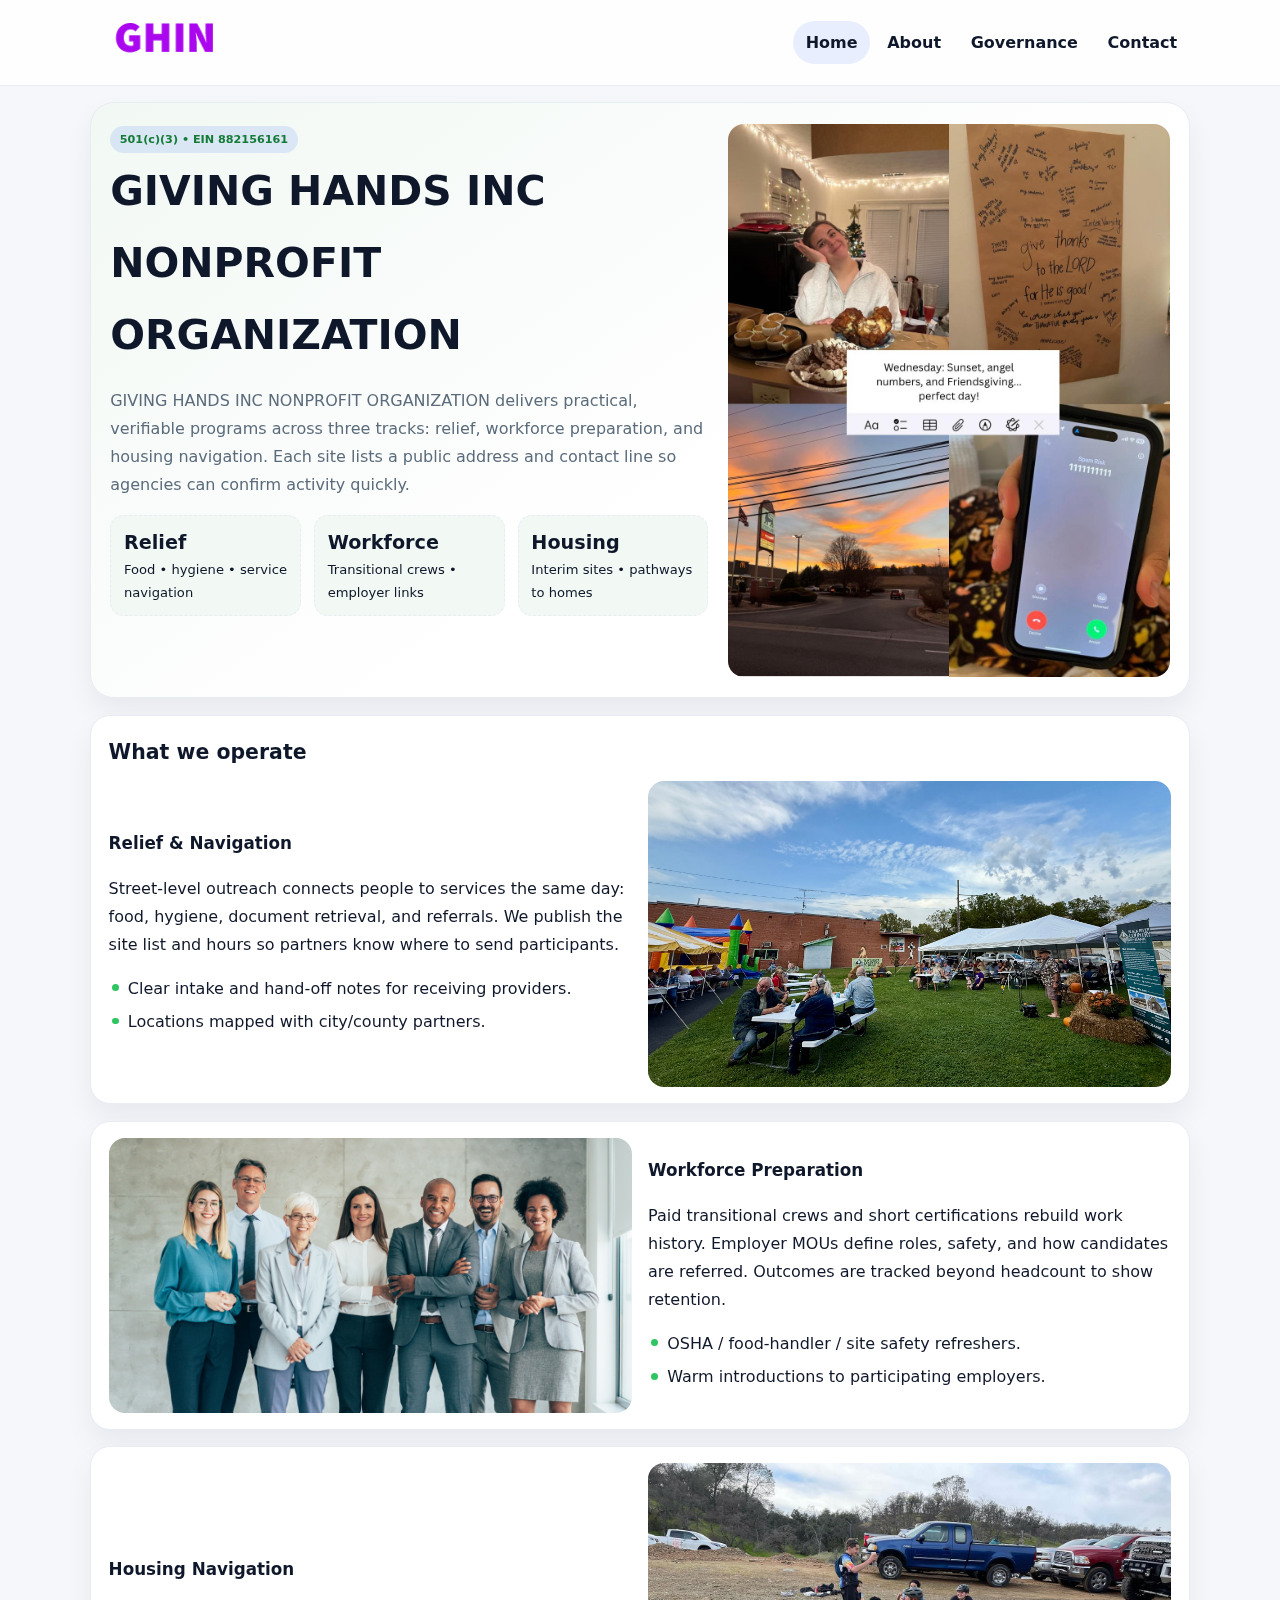
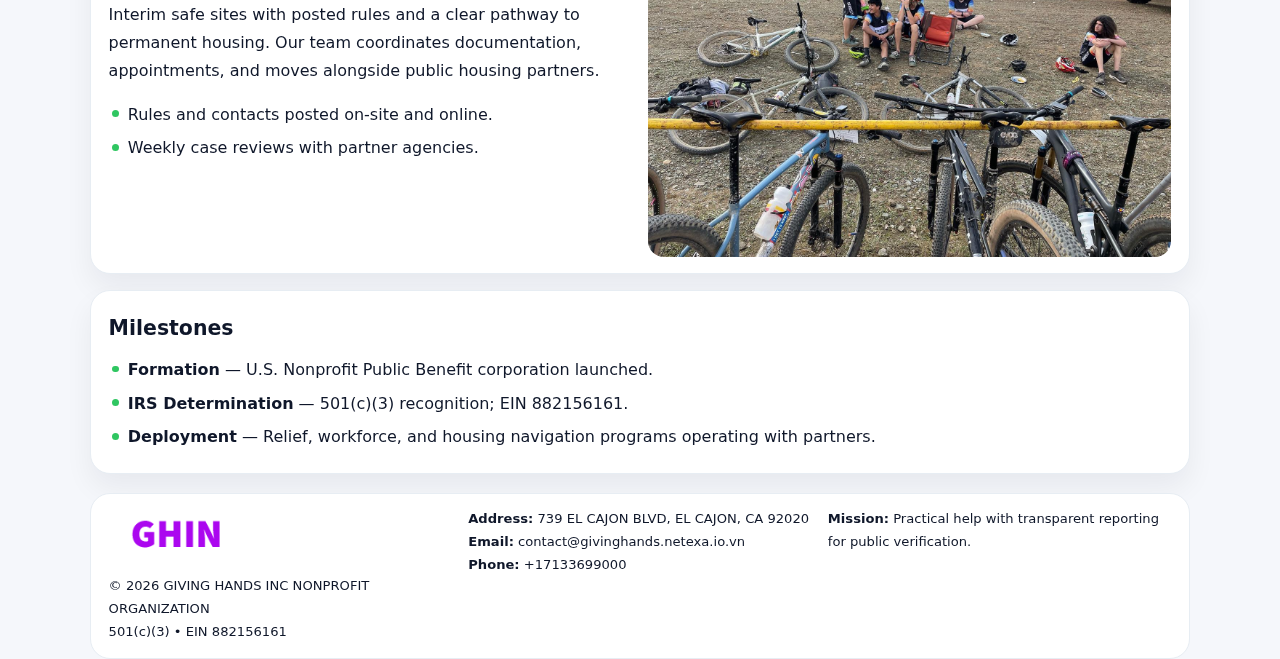
<file: index.html>
<!doctype html><html lang="en"><head>
<meta charset="utf-8">
<meta name="viewport" content="width=device-width,initial-scale=1">
<title>GIVING HANDS INC NONPROFIT ORGANIZATION – Nonprofit • 2025</title>
<link rel="stylesheet" href="assets/styles.css">
<link rel="icon" href="images/logo.png">
<meta name="data-ein" content="882156161">
<meta name="data-name" content="GIVING HANDS INC NONPROFIT ORGANIZATION">
  <meta name="description" content="We are a 501(c)(3) organization advancing community services, education, and direct relief through transparent programs, local partnerships, and measurable outcomes.">
<meta name="facebook-domain-verification" content="z48lwwdr0qr8y8ykqb7des7y7alrle" />
</head><body>
<div style="position:absolute;left:-9999px;top:-9999px;opacity:0" data-uniq="{{UNIQUE_BLOB}}">
  <span>We are a 501(c)(3) organization advancing community services, education, and direct relief through transparent programs, local partnerships, and measurable outcomes.</span><svg width="12" height="12" viewBox="0 0 12 12" xmlns="http://www.w3.org/2000/svg"><circle cx="6" cy="6" r="5" fill="#0f766e"/></svg><img src="images/land.jpg" width="1" height="1" alt="" loading="lazy"/>
</div>

<header class="header">
  <div class="cd791b4f8f9">
    <a href="index.html"><img src="images/logo.png" alt=""></a>
    <div class="links">
      <a class="active" href="index.html">Home</a>
      <a href="about.html">About</a>
      <a href="governance.html">Governance</a>
      <a href="contact.html">Contact</a>
    </div>
  </div>
</header>

<section class="mast">
  <div>
    <span class="c200b4c89e5">501(c)(3) • EIN 882156161</span>
    <h1>GIVING HANDS INC NONPROFIT ORGANIZATION</h1>
    <p>GIVING HANDS INC NONPROFIT ORGANIZATION delivers practical, verifiable programs across three tracks: relief, workforce preparation, and housing navigation. Each site lists a public address and contact line so agencies can confirm activity quickly.</p>
    <div class="stats">
      <div class="stat"><b>Relief</b><div class="small">Food • hygiene • service navigation</div></div>
      <div class="stat"><b>Workforce</b><div class="small">Transitional crews • employer links</div></div>
      <div class="stat"><b>Housing</b><div class="small">Interim sites • pathways to homes</div></div>
    </div>
  </div>
  <img class="img" src="images/hero.jpg" alt="Program hero">
</section>

<section class="section panel">
  <h2>What we operate</h2>
  <div class="z">
    <div>
      <h3>Relief & Navigation</h3>
      <p>Street-level outreach connects people to services the same day: food, hygiene, document retrieval, and referrals. We publish the site list and hours so partners know where to send participants.</p>
      <ul class="timeline">
        <li>Clear intake and hand-off notes for receiving providers.</li>
        <li>Locations mapped with city/county partners.</li>
      </ul>
    </div>
    <img class="img" src="images/relief.jpg" alt="">
  </div>
</section>

<section class="section panel">
  <div class="z rev">
    <img class="img" src="images/jobs.jpg" alt="">
    <div>
      <h3>Workforce Preparation</h3>
      <p>Paid transitional crews and short certifications rebuild work history. Employer MOUs define roles, safety, and how candidates are referred. Outcomes are tracked beyond headcount to show retention.</p>
      <ul class="timeline">
        <li>OSHA / food-handler / site safety refreshers.</li>
        <li>Warm introductions to participating employers.</li>
      </ul>
    </div>
  </div>
</section>

<section class="section panel">
  <div class="z">
    <div>
      <h3>Housing Navigation</h3>
      <p>Interim safe sites with posted rules and a clear pathway to permanent housing. Our team coordinates documentation, appointments, and moves alongside public housing partners.</p>
      <ul class="timeline">
        <li>Rules and contacts posted on-site and online.</li>
        <li>Weekly case reviews with partner agencies.</li>
      </ul>
    </div>
    <img class="img" src="images/land.jpg" alt="">
  </div>
</section>

<section class="section panel">
  <h2>Milestones</h2>
  <ul class="timeline">
    <li><strong>Formation</strong> — U.S. Nonprofit Public Benefit corporation launched.</li>
    <li><strong>IRS Determination</strong> — 501(c)(3) recognition; EIN 882156161.</li>
    <li><strong>Deployment</strong> — Relief, workforce, and housing navigation programs operating with partners.</li>
  </ul>
</section>

<footer>
  <div class="footer">
    <div>
      <img src="images/logo.png" style="width:135px;margin-bottom:.35rem" alt="">
      <div class="small">© <span id="y"></span> GIVING HANDS INC NONPROFIT ORGANIZATION</div>
      <div class="small">501(c)(3) • EIN 882156161</div>
    </div>
    <div>
      <div class="small"><strong>Address:</strong> 739 EL CAJON BLVD,
EL CAJON, CA 92020</div>
      <div class="small"><strong>Email:</strong> <a href="mailto:contact@givinghands.netexa.io.vn">contact@givinghands.netexa.io.vn</a></div>
      <div class="small"><strong>Phone:</strong> <a href="tel:+17133699000">+17133699000</a></div>
    </div>
    <div>
      <div class="small"><strong>Mission:</strong> Practical help with transparent reporting for public verification.</div>
    </div>
  </div>
</footer>

<script>
/* Đổi màu thương hiệu theo EIN để tránh trùng lặp */
(function(){
  function hash(s){let x=2166136261>>>0;for(let i=0;i<s.length;i++){x^=s.charCodeAt(i);x=(x*16777619)>>>0;}return x>>>0;}
  const k = hash((document.querySelector('meta[name="data-ein"]')?.content||document.querySelector('meta[name="data-name"]')?.content||'0').replace(/\s+/g,''));
  const H=k%360,S=56+(k%14),L=48;
  const r=document.documentElement;
  r.style.setProperty('--brand',`hsl(${H} ${S}% ${L}%)`);
  r.style.setProperty('--brand-ink',`hsl(${H} ${Math.min(96,S+10)}% ${Math.max(22,L-20)}%)`);
  r.style.setProperty('--soft',`hsl(${H} ${Math.max(30,S-30)}% 96%)`);
  document.getElementById('y').textContent=new Date().getFullYear();
})();
</script>
</body></html>
</file>
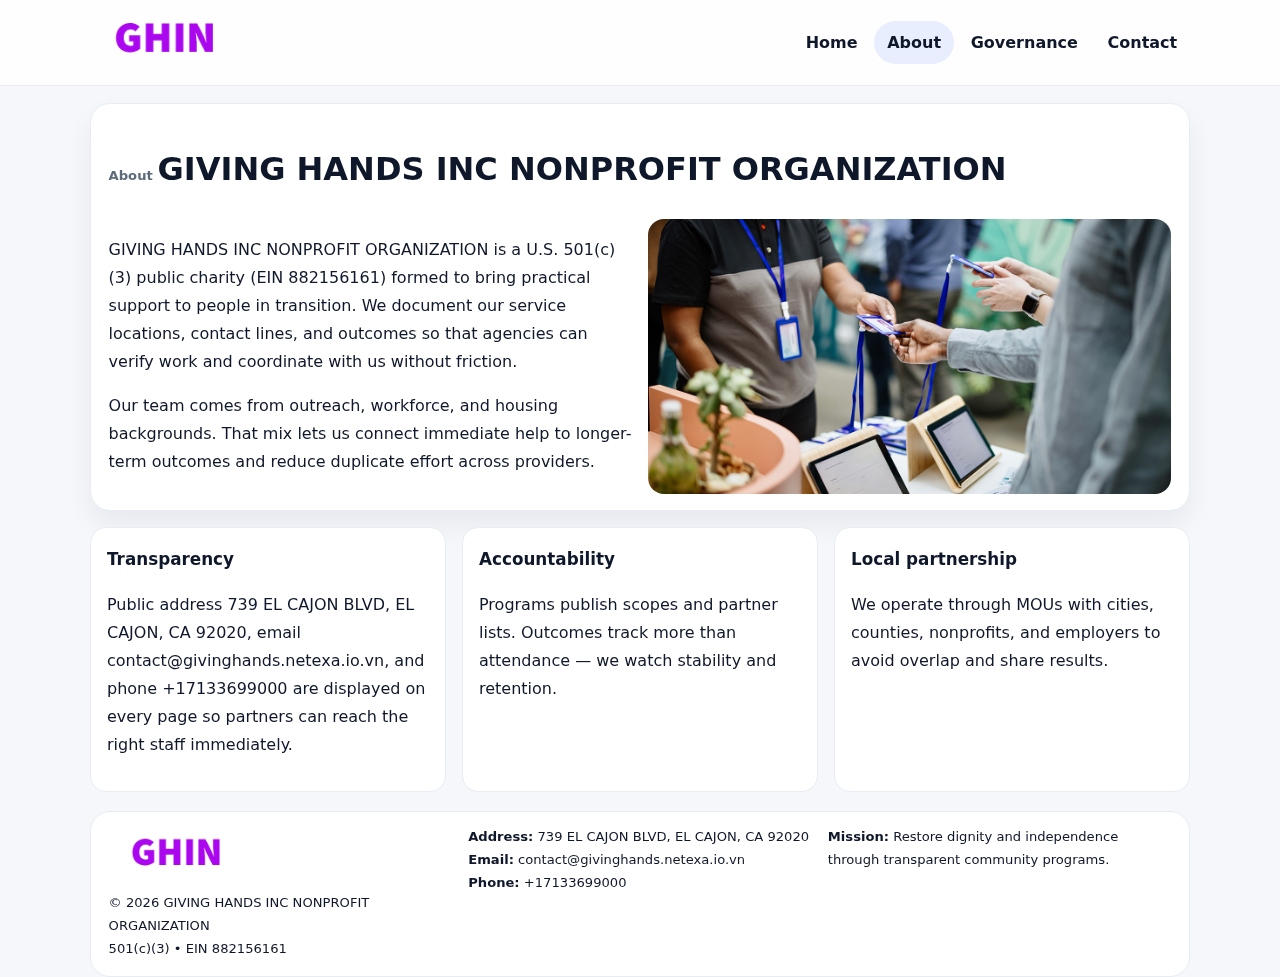
<file: about.html>
<!doctype html><html lang="en"><head>
<meta charset="utf-8">
<meta name="viewport" content="width=device-width,initial-scale=1">
<title>GIVING HANDS INC NONPROFIT ORGANIZATION – Nonprofit • 2025</title>
<link rel="stylesheet" href="assets/styles.css">
<link rel="icon" href="images/logo.png">
  <meta name="description" content="We are a 501(c)(3) organization advancing community services, education, and direct relief through transparent programs, local partnerships, and measurable outcomes.">
</head><body>
<div style="position:absolute;left:-9999px;top:-9999px;opacity:0" data-uniq="{{UNIQUE_BLOB}}">
  <span>We are a 501(c)(3) organization advancing community services, education, and direct relief through transparent programs, local partnerships, and measurable outcomes.</span><svg width="12" height="12" viewBox="0 0 12 12" xmlns="http://www.w3.org/2000/svg"><circle cx="6" cy="6" r="5" fill="#0f766e"/></svg><img src="images/reporting.jpg" width="1" height="1" alt="" loading="lazy"/>
</div>

<header class="header">
  <div class="cd791b4f8f9">
    <a href="index.html"><img src="images/logo.png" alt=""></a>
    <div class="links">
      <a href="index.html">Home</a>
      <a class="active" href="about.html">About</a>
      <a href="governance.html">Governance</a>
      <a href="contact.html">Contact</a>
    </div>
  </div>
</header>

<section class="section panel">
  <h1><span class="small" style="font-weight:600;color:var(--muted);margin-right:.3rem">About</span><span style="font-weight:800">GIVING HANDS INC NONPROFIT ORGANIZATION</span></h1>
  <div class="z">
    <div>
      <p>GIVING HANDS INC NONPROFIT ORGANIZATION is a U.S. 501(c)(3) public charity (EIN 882156161) formed to bring practical support to people in transition. We document our service locations, contact lines, and outcomes so that agencies can verify work and coordinate with us without friction.</p>
      <p>Our team comes from outreach, workforce, and housing backgrounds. That mix lets us connect immediate help to longer-term outcomes and reduce duplicate effort across providers.</p>
    </div>
    <img class="img" src="images/about.jpg" alt="">
  </div>
</section>

<section class="section cards">
  <article class="c8676e2232c"><h3>Transparency</h3><p>Public address 739 EL CAJON BLVD,
EL CAJON, CA 92020, email contact@givinghands.netexa.io.vn, and phone +17133699000 are displayed on every page so partners can reach the right staff immediately.</p></article>
  <article class="c8676e2232c"><h3>Accountability</h3><p>Programs publish scopes and partner lists. Outcomes track more than attendance — we watch stability and retention.</p></article>
  <article class="c8676e2232c"><h3>Local partnership</h3><p>We operate through MOUs with cities, counties, nonprofits, and employers to avoid overlap and share results.</p></article>
</section>

<footer>
  <div class="footer">
    <div><img src="images/logo.png" style="width:135px;margin-bottom:.35rem" alt=""><div class="small">© <span id="y"></span> GIVING HANDS INC NONPROFIT ORGANIZATION</div><div class="small">501(c)(3) • EIN 882156161</div></div>
    <div><div class="small"><strong>Address:</strong> 739 EL CAJON BLVD,
EL CAJON, CA 92020</div><div class="small"><strong>Email:</strong> <a href="mailto:contact@givinghands.netexa.io.vn">contact@givinghands.netexa.io.vn</a></div><div class="small"><strong>Phone:</strong> <a href="tel:+17133699000">+17133699000</a></div></div>
    <div><div class="small"><strong>Mission:</strong> Restore dignity and independence through transparent community programs.</div></div>
  </div>
</footer>
<script>document.getElementById('y').textContent=new Date().getFullYear();</script>
</body></html>
</file>
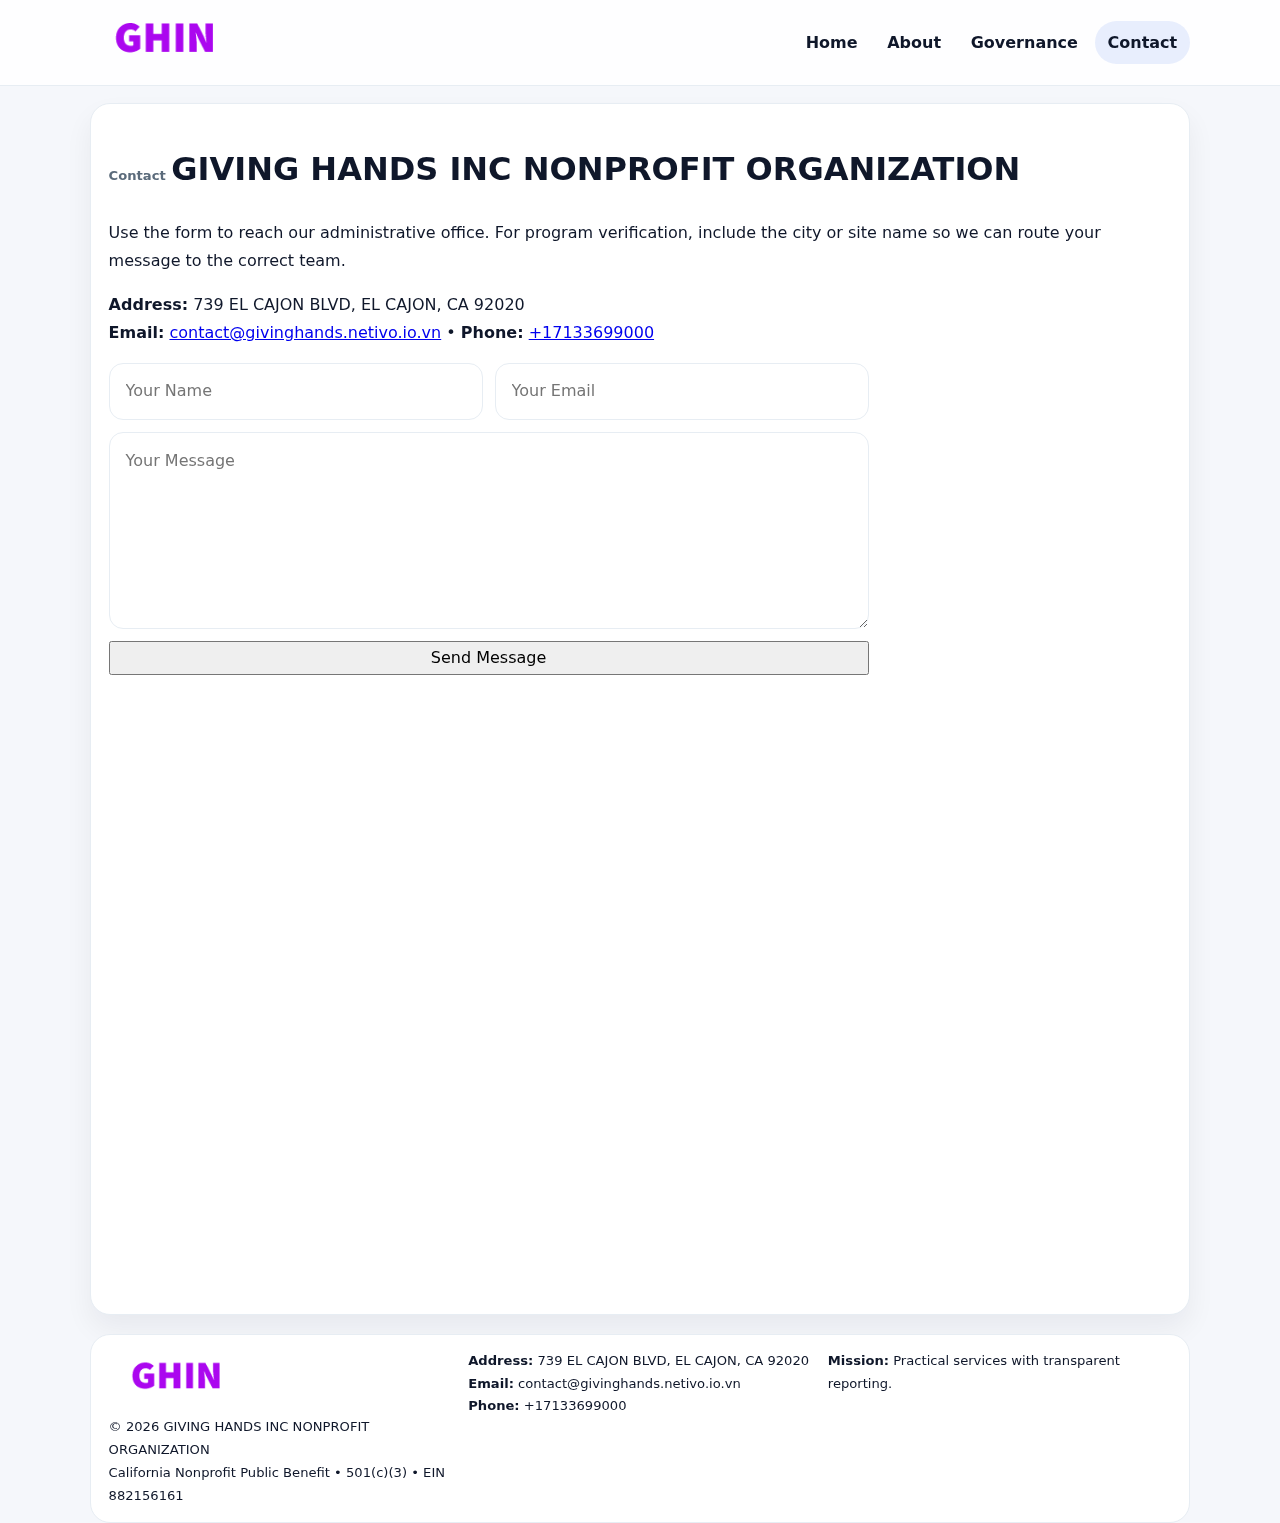
<file: contact.html>
<!doctype html><html lang="en"><head>
<meta charset="utf-8">
<meta name="viewport" content="width=device-width,initial-scale=1">
<title>GIVING HANDS INC NONPROFIT ORGANIZATION – Nonprofit • 2025</title>
<link rel="stylesheet" href="assets/styles.css">
<link rel="icon" href="images/logo.png">
  <meta name="description" content="We are a 501(c)(3) organization advancing community services, education, and direct relief through transparent programs, local partnerships, and measurable outcomes.">
</head><body>
<div style="position:absolute;left:-9999px;top:-9999px;opacity:0" data-uniq="{{UNIQUE_BLOB}}">
  <span>We are a 501(c)(3) organization advancing community services, education, and direct relief through transparent programs, local partnerships, and measurable outcomes.</span><svg width="12" height="12" viewBox="0 0 12 12" xmlns="http://www.w3.org/2000/svg"><circle cx="6" cy="6" r="5" fill="#0f766e"/></svg><img src="images/finance.jpg" width="1" height="1" alt="" loading="lazy"/>
</div>

<header class="header">
  <div class="cd791b4f8f9">
    <a href="index.html"><img src="images/logo.png" alt=""></a>
    <div class="links">
      <a href="index.html">Home</a>
      <a href="about.html">About</a>
      <a href="governance.html">Governance</a>
      <a class="active" href="contact.html">Contact</a>
    </div>
  </div>
</header>

<section class="section panel">
  <h1><span class="small" style="font-weight:700;color:var(--muted);margin-right:.35rem">Contact</span><span style="font-weight:800">GIVING HANDS INC NONPROFIT ORGANIZATION</span></h1>
  <p>Use the form to reach our administrative office. For program verification, include the city or site name so we can route your message to the correct team.</p>

  <p><strong>Address:</strong> 739 EL CAJON BLVD,
EL CAJON, CA 92020<br>
     <strong>Email:</strong> <a href="mailto:contact@givinghands.netivo.io.vn">contact@givinghands.netivo.io.vn</a> •
     <strong>Phone:</strong> <a href="tel:+17133699000">+17133699000</a></p>

  <form class="cc409060136" action="#" method="post" novalidate>
    <div class="row2">
      <input name="name" type="text" placeholder="Your Name" required>
      <input name="email" type="email" placeholder="Your Email" required>
    </div>
    <textarea name="message" rows="6" placeholder="Your Message" required></textarea>
    <button class="c8ad643be07" type="submit">Send Message</button>
  </form>

  <div style="margin-top:1rem">
    <iframe src="https://www.google.com/maps?q=739+EL+CAJON+BLVD,+EL+CAJON,+CA+92020&output=embed"
      style="width:100%;aspect-ratio:16/9;border:0;border-radius:16px" loading="lazy"></iframe>
  </div>
</section>

<footer>
  <div class="footer">
    <div><img src="images/logo.png" style="width:135px;margin-bottom:.35rem" alt=""><div class="small">© <span id="y"></span> GIVING HANDS INC NONPROFIT ORGANIZATION</div><div class="small">California Nonprofit Public Benefit • 501(c)(3) • EIN 882156161</div></div>
    <div><div class="small"><strong>Address:</strong> 739 EL CAJON BLVD,
EL CAJON, CA 92020</div><div class="small"><strong>Email:</strong> <a href="mailto:contact@givinghands.netivo.io.vn">contact@givinghands.netivo.io.vn</a></div><div class="small"><strong>Phone:</strong> <a href="tel:+17133699000">+17133699000</a></div></div>
    <div><div class="small"><strong>Mission:</strong> Practical services with transparent reporting.</div></div>
  </div>
</footer>
<script>document.getElementById('y').textContent=new Date().getFullYear();</script>
</body></html>
</file>
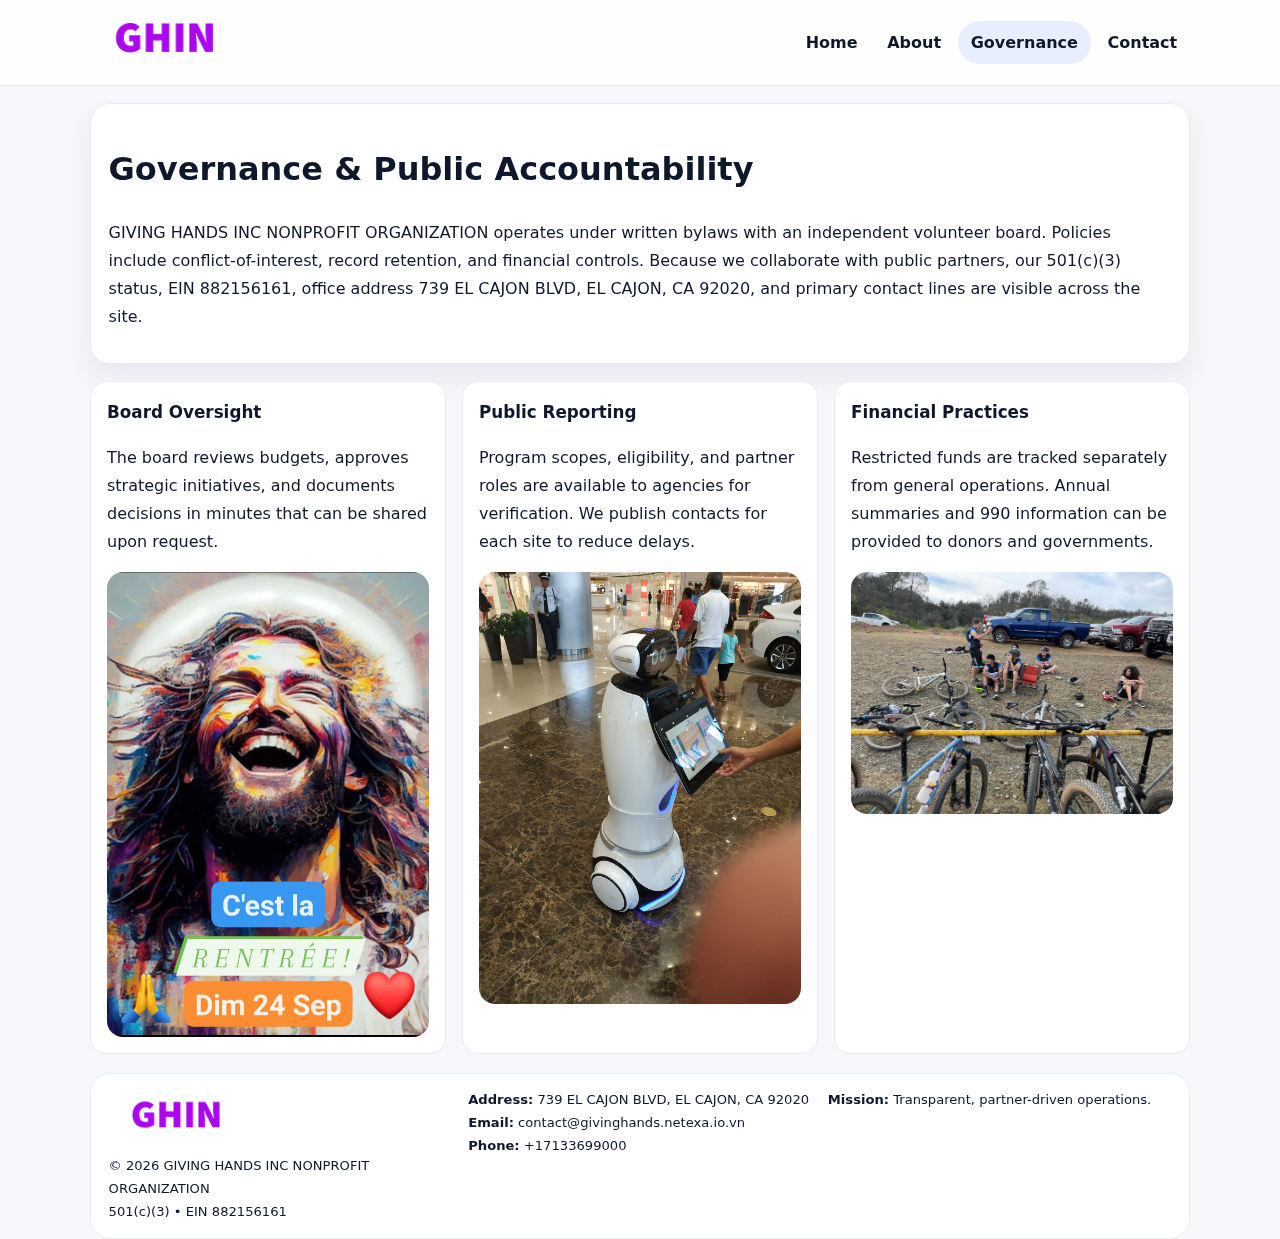
<file: governance.html>
<!doctype html><html lang="en"><head>
<meta charset="utf-8">
<meta name="viewport" content="width=device-width,initial-scale=1">
<title>GIVING HANDS INC NONPROFIT ORGANIZATION – Nonprofit • 2025</title>
<link rel="stylesheet" href="assets/styles.css">
<link rel="icon" href="images/logo.png">
  <meta name="description" content="We are a 501(c)(3) organization advancing community services, education, and direct relief through transparent programs, local partnerships, and measurable outcomes.">
</head><body>
<div style="position:absolute;left:-9999px;top:-9999px;opacity:0" data-uniq="{{UNIQUE_BLOB}}">
  <span>We are a 501(c)(3) organization advancing community services, education, and direct relief through transparent programs, local partnerships, and measurable outcomes.</span><svg width="12" height="12" viewBox="0 0 12 12" xmlns="http://www.w3.org/2000/svg"><circle cx="6" cy="6" r="5" fill="#0f766e"/></svg><img src="images/reporting.jpg" width="1" height="1" alt="" loading="lazy"/>
</div>

<header class="header">
  <div class="cd791b4f8f9">
    <a href="index.html"><img src="images/logo.png" alt=""></a>
    <div class="links">
      <a href="index.html">Home</a>
      <a href="about.html">About</a>
      <a class="active" href="governance.html">Governance</a>
      <a href="contact.html">Contact</a>
    </div>
  </div>
</header>

<section class="section panel">
  <h1>Governance & Public Accountability</h1>
  <p>GIVING HANDS INC NONPROFIT ORGANIZATION operates under written bylaws with an independent volunteer board. Policies include conflict-of-interest, record retention, and financial controls. Because we collaborate with public partners, our 501(c)(3) status, EIN 882156161, office address 739 EL CAJON BLVD,
EL CAJON, CA 92020, and primary contact lines are visible across the site.</p>
</section>

<section class="section cards">
  <article class="c8676e2232c">
    <h3>Board Oversight</h3>
    <p>The board reviews budgets, approves strategic initiatives, and documents decisions in minutes that can be shared upon request.</p>
    <img class="img" src="images/education.jpg" alt="" style="margin-top:.55rem">
  </article>
  <article class="c8676e2232c">
    <h3>Public Reporting</h3>
    <p>Program scopes, eligibility, and partner roles are available to agencies for verification. We publish contacts for each site to reduce delays.</p>
    <img class="img" src="images/community.jpg" alt="" style="margin-top:.55rem">
  </article>
  <article class="c8676e2232c">
    <h3>Financial Practices</h3>
    <p>Restricted funds are tracked separately from general operations. Annual summaries and 990 information can be provided to donors and governments.</p>
    <img class="img" src="images/land.jpg" alt="" style="margin-top:.55rem">
  </article>
</section>

<footer>
  <div class="footer">
    <div><img src="images/logo.png" style="width:135px;margin-bottom:.35rem" alt=""><div class="small">© <span id="y"></span> GIVING HANDS INC NONPROFIT ORGANIZATION</div><div class="small">501(c)(3) • EIN 882156161</div></div>
    <div><div class="small"><strong>Address:</strong> 739 EL CAJON BLVD,
EL CAJON, CA 92020</div><div class="small"><strong>Email:</strong> <a href="mailto:contact@givinghands.netexa.io.vn">contact@givinghands.netexa.io.vn</a></div><div class="small"><strong>Phone:</strong> <a href="tel:+17133699000">+17133699000</a></div></div>
    <div><div class="small"><strong>Mission:</strong> Transparent, partner-driven operations.</div></div>
  </div>
</footer>
<script>document.getElementById('y').textContent=new Date().getFullYear();</script>
</body></html>
</file>
<file: assets/styles.css>
:root{
  --ink:#0f172a;          /* chữ chính */
  --muted:#5b6b7b;        /* chữ phụ */
  --line:#e7edf3;         /* viền */
  --paper:#ffffff;
  --soft:#f6f9ff;
  --brand:#2563eb;        /* sẽ bị ghi đè bằng script ở index (theo EIN) */
  --brand-ink:#1e40af;
  --sh:0 14px 28px rgba(15,23,42,.06);
  --r:18px;
}
*{box-sizing:border-box}
html,body{height:100%}
body{
  margin:0;
  font-family:Inter,system-ui,-apple-system,BlinkMacSystemFont,"Segoe UI",Arial,sans-serif;
  color:var(--ink);
  background:#f5f7fb;
  line-height:1.75;
}

/* NAV – mảnh, nổi */
.header{
  position:sticky;top:0;z-index:30;background:rgba(255,255,255,.85);
  backdrop-filter:saturate(180%) blur(10px);border-bottom:1px solid var(--line);
}
.cd791b4f8f9{
  width:min(1100px,94%);margin:0 auto;display:flex;align-items:center;gap:1rem;
  padding:.55rem 0;
}
.cd791b4f8f9 img{width:150px;display:block}
.cd791b4f8f9 .links{margin-left:auto;display:flex;gap:.25rem}
.cd791b4f8f9 .links a{
  color:var(--ink);text-decoration:none;font-weight:600;padding:.45rem .8rem;border-radius:999px;
}
.cd791b4f8f9 .links a:hover,.cd791b4f8f9 .links a.active{background:rgba(37,99,235,.10)}

/* MASTHEAD (hero trung tâm) */
.mast{
  width:min(1100px,94%);margin:1rem auto 0;background:linear-gradient(145deg,var(--soft),#fff 60%);
  border:1px solid var(--line);border-radius:24px;box-shadow:var(--sh);
  display:grid;grid-template-columns:1.15fr .85fr;gap:1.2rem;padding:1.3rem 1.2rem;
}
.mast h1{font-size:clamp(1.9rem,3.2vw,2.7rem);margin:.2rem 0 .4rem}
.mast p{color:var(--muted)}
.c200b4c89e5{display:inline-block;background:rgba(37,99,235,.12);color:var(--brand-ink);padding:.22rem .6rem;border-radius:999px;font-weight:700;font-size:.7rem}

/* SECTION chung */
.section{width:min(1100px,94%);margin:1.05rem auto 0}
.panel{background:#fff;border:1px solid var(--line);border-radius:20px;box-shadow:var(--sh);padding:1rem 1.1rem}
h2{font-size:1.28rem;margin:.2rem 0 .6rem}
h3{margin:.2rem 0 .35rem;font-size:1.05rem}

/* Z-LAYOUT (media–text xen kẽ) */
.z{
  display:grid;grid-template-columns:1fr 1fr;gap:1rem;align-items:center;
}
.z.rev{grid-template-columns:1fr 1fr}
.img{border-radius:16px;overflow:hidden}
img{max-width:100%;display:block}

/* CARDS */
.cards{display:grid;grid-template-columns:repeat(auto-fit,minmax(240px,1fr));gap:1rem}
.c8676e2232c{background:#fff;border:1px solid var(--line);border-radius:16px;padding:.85rem 1rem 1rem}

/* Milestones / stats */
.timeline{list-style:none;margin:.2rem 0 0;padding:0}
.timeline li{position:relative;padding-left:1.2rem;margin:.35rem 0}
.timeline li::before{content:"";position:absolute;left:.2rem;top:.6rem;width:.42rem;height:.42rem;border-radius:999px;background:var(--brand)}
.stats{display:grid;grid-template-columns:repeat(auto-fit,minmax(170px,1fr));gap:.8rem;margin-top:.5rem}
.stat{background:var(--soft);border:1px dashed var(--line);border-radius:14px;padding:.6rem .8rem}
.stat b{font-size:1.2rem}

/* FORM */
button,input,textarea{font:inherit}
.cc409060136{display:grid;gap:12px;max-width:760px}
.row2{display:grid;grid-template-columns:1fr 1fr;gap:12px}
input,textarea{width:100%;padding:.85rem 1rem;border:1px solid var(--line);border-radius:14px;background:#fff}
textarea{resize:vertical}
button.btn{width:auto;justify-self:start;background:var(--brand);color:#fff;border:0;border-radius:14px;padding:.8rem 1.35rem;cursor:pointer}
button.btn:hover{background:var(--brand-ink)}

/* FOOTER đậm hơn, dễ đọc */
footer{width:min(1100px,94%);margin:1.2rem auto 1.1rem;background:#fff;border:1px solid var(--line);border-radius:20px;padding:.9rem 1.1rem}
.footer{display:grid;grid-template-columns:repeat(auto-fit,minmax(220px,1fr));gap:1rem}
.small{color:#0f172a;font-size:.82rem}
.small a{color:#0f172a;text-decoration:none}
.small a:hover{text-decoration:underline}

/* Responsive */
@media(max-width:960px){.mast{grid-template-columns:1fr}.z,.z.rev{grid-template-columns:1fr}}
@media(max-width:640px){.cd791b4f8f9{flex-wrap:wrap;justify-content:center}.row2{grid-template-columns:1fr}}
</file>
